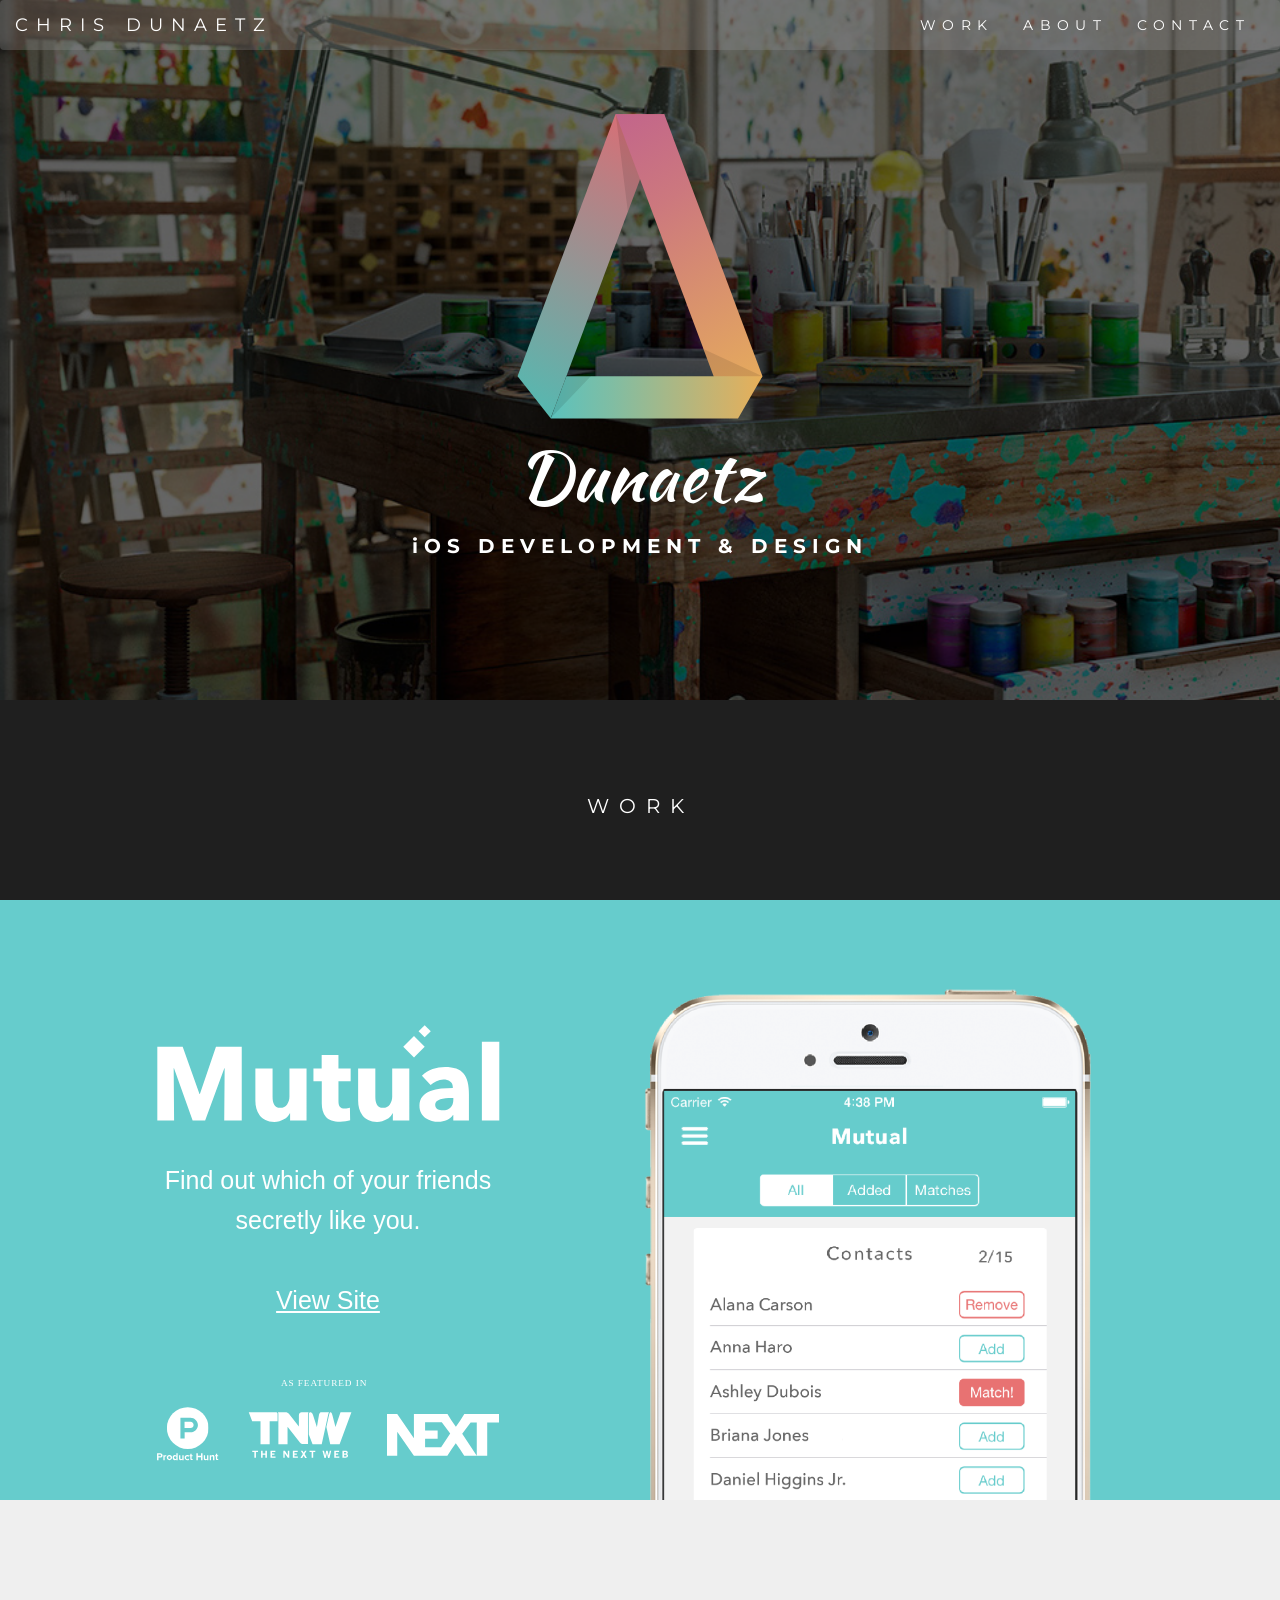
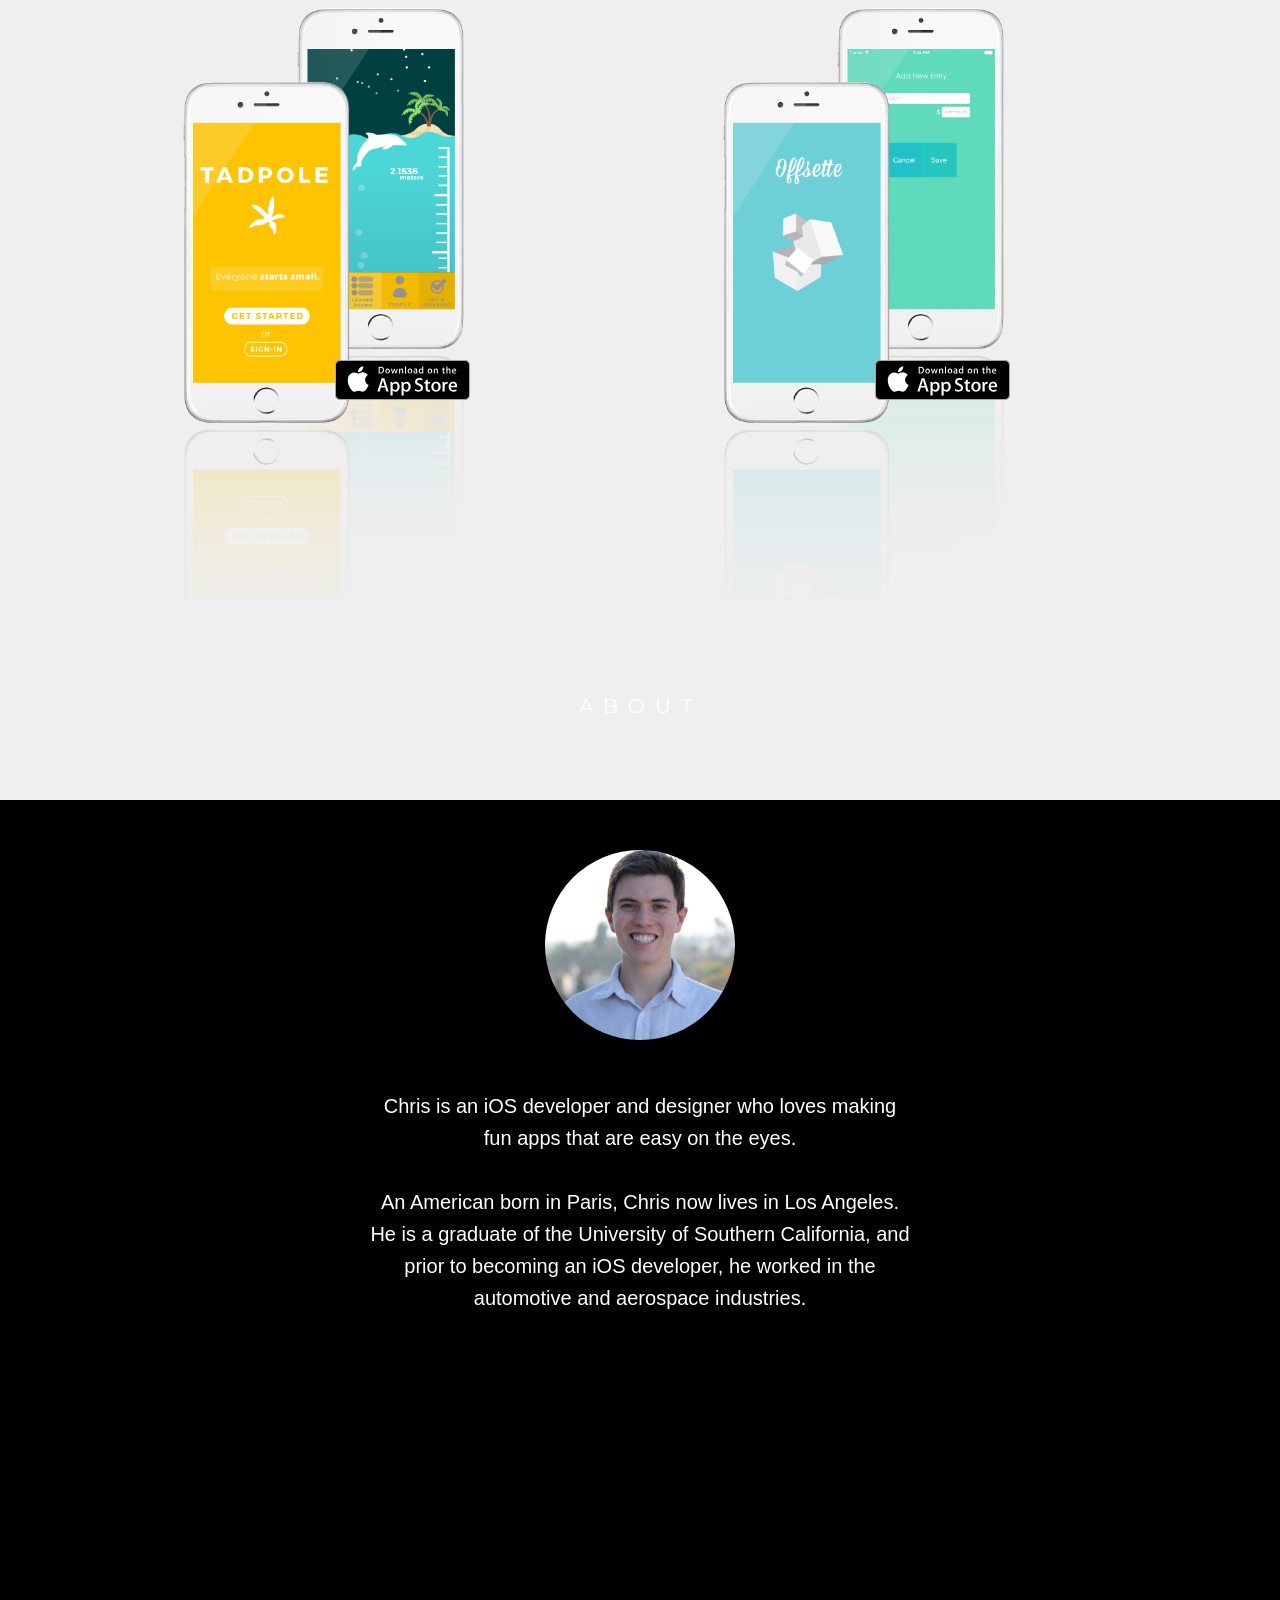
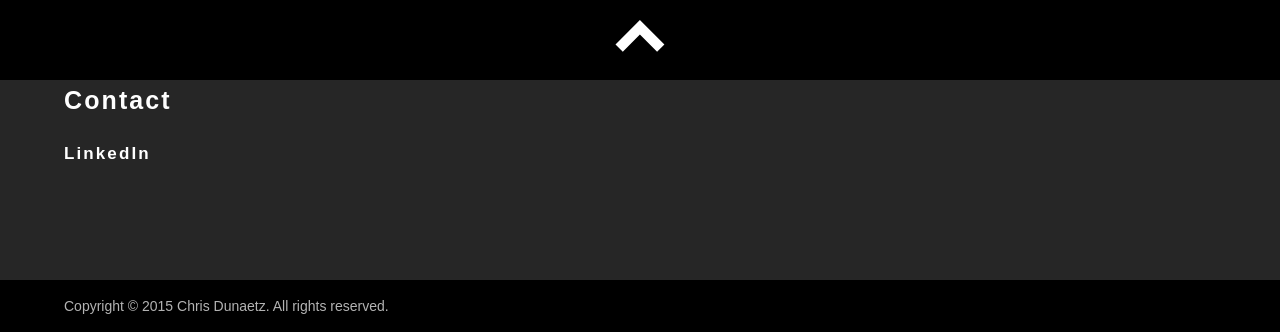
<file: archives/2015/index.html>
<!DOCTYPE html>
<html lang="en">
<head>
  <title>Chris Dunaetz (2015 site, archived)</title>
  <meta name="robots" content="noindex">
  <meta charset="utf-8">
  <meta name="viewport" content="width=device-width, initial-scale=1, maximum-scale=1"> 
  

 <link rel="stylesheet" href="https://maxcdn.bootstrapcdn.com/bootstrap/3.3.4/css/bootstrap.min.css">
 <link rel="stylesheet" href="assets/css/custom-boot.css"/>
 <link rel="stylesheet" href="assets/css/main.css" />
  <link rel="stylesheet" href="assets/css/mutual-page.css" />

  
  <link href='https://fonts.googleapis.com/css?family=Montserrat:400,700' rel='stylesheet' type='text/css'>
  <link href='https://fonts.googleapis.com/css?family=Kaushan+Script' rel='stylesheet' type='text/css'>


</head>
<body>

	<!-- Google Tag Manager -->
<noscript><iframe src="//www.googletagmanager.com/ns.html?id=GTM-W4ZJ3M"
height="0" width="0" style="display:none;visibility:hidden"></iframe></noscript>
<script>(function(w,d,s,l,i){w[l]=w[l]||[];w[l].push({'gtm.start':
new Date().getTime(),event:'gtm.js'});var f=d.getElementsByTagName(s)[0],
j=d.createElement(s),dl=l!='dataLayer'?'&l='+l:'';j.async=true;j.src=
'//www.googletagmanager.com/gtm.js?id='+i+dl;f.parentNode.insertBefore(j,f);
})(window,document,'script','dataLayer','GTM-W4ZJ3M');</script>
<!-- End Google Tag Manager -->



<header id="header">
	
	
	<div class="background1" data-stellar-background-ratio=".5">
	
			<nav class="navbar navbar-default">
		
	  <div class="container-fluid">
	    <!-- Brand and toggle get grouped for better mobile display -->
	    <div class="navbar-header">
	      <button type="button" class="navbar-toggle collapsed" data-toggle="collapse" data-target="#bs-example-navbar-collapse-1">
	        <span class="sr-only">Toggle navigation</span>
	        <span class="icon-bar"></span>
	        <span class="icon-bar"></span>
	        <span class="icon-bar"></span>
	      </button>
	      <a class="navbar-brand" href="#header">CHRIS DUNAETZ</a>
	    </div>
	
	    <!-- Collect the nav links, forms, and other content for toggling -->
	    <div class="collapse navbar-collapse" id="bs-example-navbar-collapse-1">
	
	      <ul class="nav navbar-nav navbar-right purple">
	        <li><a href="#portfolio">WORK</a></li>
	        <li><a href="#about-me">ABOUT</a></li>
	        <li><a href="#contact">CONTACT</a></li>
	
	      </ul>
	    </div><!-- /.navbar-collapse -->
	  </div><!-- /.container-fluid -->
	</nav>
		
		<!--		
		<nav>
			<div class="nav-line1">
				<a href="#header" class="name">Chris Dunaetz</a>
				
				<div class="mini-nav">
					<a href="#portfolio">work</a>
					<a href="#about-me">about</a>
					<a href="#contact">contact</a>
				</div>
			
			</div>
		
		</nav>
		-->
		
		
		<div class="logo-holder">
			<div class="logo"><?xml version="1.0" encoding="utf-8"?>
<!-- Generator: Adobe Illustrator 18.1.1, SVG Export Plug-In . SVG Version: 6.00 Build 0)  -->
<svg version="1.1" id="Layer_1" xmlns="http://www.w3.org/2000/svg" xmlns:xlink="http://www.w3.org/1999/xlink" x="0px" y="0px"
	 viewBox="0 0 700 930" enable-background="new 0 0 700 930" xml:space="preserve">
<g>
	<g>
		<linearGradient id="SVGID_1_" gradientUnits="userSpaceOnUse" x1="-16.2724" y1="823.9" x2="431.8386" y2="47.7489">
			<stop  offset="0" style="stop-color:#56B8B0"/>
			<stop  offset="1" style="stop-color:#E06A72"/>
		</linearGradient>
		<polygon fill="url(#SVGID_1_)" points="418.1,39.8 99.9,891 7.2,773.4 22.8,731.6 281.3,40.1 		"/>
		<linearGradient id="SVGID_2_" gradientUnits="userSpaceOnUse" x1="268.0984" y1="47.8598" x2="716.2095" y2="824.0109">
			<stop  offset="0" style="stop-color:#C2658B"/>
			<stop  offset="0.3103" style="stop-color:#CC787E"/>
			<stop  offset="0.9383" style="stop-color:#E5AA5D"/>
			<stop  offset="1" style="stop-color:#E8AF59"/>
		</linearGradient>
		<polygon fill="url(#SVGID_2_)" points="282,39.8 600.2,891 692.9,773.4 418.1,39.8 		"/>
		<linearGradient id="SVGID_3_" gradientUnits="userSpaceOnUse" x1="99.915" y1="832.5438" x2="692.9335" y2="832.5438">
			<stop  offset="0" style="stop-color:#5BC2BD"/>
			<stop  offset="0.2903" style="stop-color:#80BDA3"/>
			<stop  offset="0.9348" style="stop-color:#DEB060"/>
			<stop  offset="1" style="stop-color:#E8AF59"/>
		</linearGradient>
		<polygon fill="url(#SVGID_3_)" points="692.9,773.4 350.1,773.4 143.9,773.4 99.9,891.7 599.4,891.7 624.5,891.6 		"/>
	</g>
	<polygon opacity="0.1" points="282,40 350.1,222 316,312.9 	"/>
	<polygon opacity="0.1" points="212.7,773 143.9,773 99.9,891.3 	"/>
	<polygon opacity="0.1" points="527.7,697 556.3,773.4 692.9,773.4 	"/>
</g>
</svg>
</div>
			
		</div>
		
		
		<div class="Title">Dunaetz</div>
		<div class="subtitle">iOS DEVELOPMENT & DESIGN</div>
		<!-- -->
	</div>
	

</header>


		<div class="spacer">
			<div class="portfolio-title">work</div>
		</div><!--/spacer-->


	<div class="background-blue" >

		
	<!--
			<div class="titleHolder">
				<div class="title">Mutual</div>
			</div>

			<div class="subtitleHolder">
				<div class="subtitle">Find out which of your friends secretly like you.</div>
			</div>
	-->
			<div class="frontBox">

				<a href="http://www.mutual-app.com" target="_blank">
					<div class="title"><?xml version="1.0" encoding="utf-8"?>
<!-- Generator: Adobe Illustrator 18.1.1, SVG Export Plug-In . SVG Version: 6.00 Build 0)  -->
<svg version="1.1" id="Layer_1" xmlns="http://www.w3.org/2000/svg" xmlns:xlink="http://www.w3.org/1999/xlink" x="0px" y="0px"
	 viewBox="0 0 2000 600" enable-background="new 0 0 2000 600" xml:space="preserve">
<g>
	<g>
		<path fill="#FFFFFF" d="M407,574.3l2.4-298.4h-1.8L298,574.3h-71.5L120,275.9h-1.8l2.4,298.4H24.7V152.6h144.9l96,270.4h2.4
			l91.8-270.4h147.3v421.7H407z"/>
		<path fill="#FFFFFF" d="M783.4,574.3v-41.1h-1.2c-3.6,6.8-8.2,13.1-14,19.1c-5.8,6-12.5,11.1-20.2,15.5
			c-7.7,4.4-16.3,7.9-25.6,10.7c-9.3,2.8-19.2,4.2-29.5,4.2c-19.9,0-36.6-3.6-50.3-10.7c-13.7-7.1-24.8-16.4-33.4-27.7
			c-8.5-11.3-14.7-24.2-18.5-38.7c-3.8-14.5-5.7-29.3-5.7-44.4V277.7h98.3v160.8c0,8.3,0.6,16.3,1.8,23.8c1.2,7.5,3.5,14.3,6.8,20.2
			c3.4,6,7.8,10.6,13.4,14c5.6,3.4,12.9,5.1,22,5.1c17.1,0,30.1-6.3,39-19.1c8.9-12.7,13.4-27.6,13.4-44.7V277.7h97.7v296.6H783.4z"
			/>
		<path fill="#FFFFFF" d="M1059.8,350.3v113.6c0,13.9,2.7,24.4,8,31.4s15,10.5,28.9,10.5c4.8,0,9.8-0.4,15.2-1.2
			c5.4-0.8,9.8-2,13.4-3.6l1.2,71.5c-6.8,2.4-15.3,4.5-25.6,6.3c-10.3,1.8-20.7,2.7-31,2.7c-19.9,0-36.5-2.5-50-7.5
			c-13.5-5-24.3-12.1-32.5-21.5c-8.1-9.4-14-20.5-17.6-33.4c-3.6-12.9-5.4-27.4-5.4-43.3V350.3h-47.6v-72.7h47v-78h95.9v78h69.7
			v72.7H1059.8z"/>
		<path fill="#FFFFFF" d="M1370.6,574.3v-41.1h-1.2c-3.6,6.8-8.2,13.1-14,19.1c-5.8,6-12.5,11.1-20.2,15.5
			c-7.7,4.4-16.3,7.9-25.6,10.7c-9.3,2.8-19.2,4.2-29.5,4.2c-19.9,0-36.6-3.6-50.3-10.7c-13.7-7.1-24.8-16.4-33.4-27.7
			c-8.5-11.3-14.7-24.2-18.5-38.7c-3.8-14.5-5.7-29.3-5.7-44.4V277.7h98.3v160.8c0,8.3,0.6,16.3,1.8,23.8c1.2,7.5,3.5,14.3,6.8,20.2
			c3.4,6,7.8,10.6,13.4,14c5.6,3.4,12.9,5.1,22,5.1c17.1,0,30.1-6.3,39-19.1c8.9-12.7,13.4-27.6,13.4-44.7V277.7h97.7v296.6H1370.6z
			"/>
		<path fill="#FFFFFF" d="M1536.8,318.2c17.5-16.7,37.8-29.2,61-37.5s46.9-12.5,71.2-12.5c25,0,46.2,3.1,63.4,9.2
			c17.3,6.2,31.3,15.7,42,28.6c10.7,12.9,18.6,29.2,23.5,48.8c5,19.7,7.4,43,7.4,70v149.5h-89.3v-31.6h-1.8
			c-7.5,12.3-19,21.8-34.2,28.6c-15.3,6.7-31.9,10.1-49.7,10.1c-11.9,0-24.2-1.6-36.9-4.8c-12.7-3.2-24.3-8.3-34.8-15.5
			c-10.5-7.1-19.2-16.7-25.9-28.6c-6.8-11.9-10.1-26.6-10.1-44.1c0-21.4,5.9-38.7,17.6-51.8c11.7-13.1,26.8-23.2,45.3-30.4
			c18.5-7.1,39-11.9,61.6-14.3c22.6-2.4,44.7-3.6,66.1-3.6v-4.8c0-14.7-5.2-25.5-15.5-32.5c-10.3-6.9-23-10.4-38.1-10.4
			c-13.9,0-27.3,3-40.2,8.9c-12.9,6-23.9,13.1-33.1,21.4L1536.8,318.2z M1716.1,445h-12.5c-10.7,0-21.5,0.5-32.5,1.5
			c-10.9,1-20.6,2.9-29.2,5.7c-8.5,2.8-15.6,6.8-21.1,12.2c-5.6,5.4-8.3,12.4-8.3,21.1c0,5.6,1.3,10.3,3.9,14.3
			c2.6,4,5.9,7.1,9.8,9.5c4,2.4,8.5,4.1,13.7,5.1c5.2,1,10.1,1.5,14.9,1.5c19.8,0,35-5.5,45.6-16.4c10.5-10.9,15.8-25.7,15.8-44.4
			V445z"/>
		<path fill="#FFFFFF" d="M1879.3,574.3V124h99.5v450.3H1879.3z"/>
	</g>
	<g>
		
			<rect x="1448" y="109.5" transform="matrix(0.7071 -0.7071 0.7071 0.7071 328.8158 1099.2266)" fill="#FFFFFF" width="86.5" height="86.5"/>
	</g>
	<g>
		
			<rect x="1527.8" y="39.5" transform="matrix(0.7071 -0.7071 0.7071 0.7071 409.3883 1116.5153)" fill="#FFFFFF" width="49.2" height="49.2"/>
	</g>
</g>
</svg>
</div>
				</a>

				<!--<div class="subtitle">Find out which of your friends secretly like you.</div>-->
				<div class="subtitle mainTitle">Find out which of your friends secretly like you.</div>
				<a href="http://www.mutual-app.com" target="_blank" class="linkToFullSite"> View Site </a>

				<div class="asFeat">
					 <?xml version="1.0" encoding="utf-8"?>
<!-- Generator: Adobe Illustrator 18.1.1, SVG Export Plug-In . SVG Version: 6.00 Build 0)  -->
<svg version="1.1" id="Layer_1" xmlns="http://www.w3.org/2000/svg" xmlns:xlink="http://www.w3.org/1999/xlink" x="0px" y="0px"
	 viewBox="0 0 436.5 109.4" enable-background="new 0 0 436.5 109.4" xml:space="preserve">
<g>
	<defs>
		<filter id="Adobe_OpacityMaskFilter" filterUnits="userSpaceOnUse" x="282.4" y="48.1" width="123" height="45.6">
			<feColorMatrix  type="matrix" values="1 0 0 0 0  0 1 0 0 0  0 0 1 0 0  0 0 0 1 0"/>
		</filter>
	</defs>
	<mask maskUnits="userSpaceOnUse" x="282.4" y="48.1" width="123" height="45.6" id="SVGID_x1_">
		<g filter="url(#Adobe_OpacityMaskFilter)">
			<rect x="266" y="37.9" fill="#FFFFFF" width="162.4" height="64.4"/>
			<polygon points="341.7,84.2 351.6,69.4 342.4,56.9 324.2,56.9 324.2,66 337.9,66 337.9,75.1 324.2,75.1 324.2,84.2 			"/>
		</g>
	</mask>
	<g mask="url(#SVGID_x1_)">
		<g id="Page-1" sketch:type="MSPage">
			<g id="Next-1.0" transform="translate(-594.000000, -70.000000)" sketch:type="MSArtboardGroup">
				<g id="Header" transform="translate(0.000000, 54.000000)" sketch:type="MSLayerGroup">
					<path id="NEXT" sketch:type="MSShapeGroup" fill="#FFFFFF" d="M933.4,109.7h9.1l4.6-7.2l4.6-6.5l4.6,6.5l4.6,7.2h13.7l-15.9-24
						l9.2-12.5h6.7v36.4h11.4V73.2h13.7v-9.1h-31.9h-6.8l-4.6,7.2l-4.6,6.5l-4.6-6.5l-4.6-7.2h-9.1H906v8.4v8.4v9.6l-18.2-26.4
						h-11.4v45.6h11.4V95.3v-12l18.2,26.4h5.7H933.4z M934.9,100.6l9.9-14.9l-9.2-12.5h-18.1v9.1h13.7v9.1h-13.7v9.1H934.9z"/>
				</g>
			</g>
		</g>
	</g>
	<g>
		<defs>
			<filter id="Adobe_OpacityMaskFilter_1_" filterUnits="userSpaceOnUse" x="42.4" y="40.6" width="45.6" height="45.6">
				<feColorMatrix  type="matrix" values="1 0 0 0 0  0 1 0 0 0  0 0 1 0 0  0 0 0 1 0"/>
			</filter>
		</defs>
		<mask maskUnits="userSpaceOnUse" x="42.4" y="40.6" width="45.6" height="45.6" id="SVGID_x2_">
			<g filter="url(#Adobe_OpacityMaskFilter_1_)">
				<rect x="40.8" y="38.4" fill="#FFFFFF" width="47.8" height="50"/>
				<path d="M68.2,52L68.2,52h-11v22.8h4.6V68h6.5v0c4.4,0,8-3.6,8-8C76.2,55.6,72.6,52,68.2,52z M68.2,63.4L68.2,63.4l-6.5,0v-6.8
					h6.5v0c1.9,0,3.4,1.5,3.4,3.4C71.6,61.9,70.1,63.4,68.2,63.4z"/>
			</g>
		</mask>
		<g mask="url(#SVGID_x2_)">
			<circle fill="#FFFFFF" cx="65.2" cy="63.4" r="22.8"/>
		</g>
		<g>
			<path fill="#FFFFFF" d="M31.7,98.4v-7.6h3.5c1.6,0,2.5,1.1,2.5,2.4c0,1.3-0.9,2.4-2.5,2.4h-1.9v2.8H31.7z M36,93.2
				c0-0.6-0.5-1-1.1-1h-1.7v2h1.7C35.6,94.2,36,93.8,36,93.2z"/>
			<path fill="#FFFFFF" d="M38.6,98.4v-5.5h1.4v0.7c0.4-0.5,1.1-0.9,1.7-0.9v1.4c-0.1,0-0.2,0-0.4,0c-0.5,0-1.1,0.3-1.3,0.6v3.7
				H38.6z"/>
			<path fill="#FFFFFF" d="M42.3,95.6c0-1.5,1.1-2.8,2.9-2.8c1.8,0,2.9,1.3,2.9,2.8c0,1.5-1.1,2.8-2.9,2.8
				C43.4,98.4,42.3,97.1,42.3,95.6z M46.6,95.6c0-0.8-0.5-1.6-1.4-1.6c-0.9,0-1.4,0.7-1.4,1.6c0,0.9,0.5,1.6,1.4,1.6
				C46.1,97.1,46.6,96.4,46.6,95.6z"/>
			<path fill="#FFFFFF" d="M52.8,98.4v-0.8c-0.4,0.5-1,0.8-1.7,0.8c-1.4,0-2.4-1-2.4-2.8c0-1.8,1-2.8,2.4-2.8c0.6,0,1.2,0.3,1.7,0.8
				v-2.8h1.4v7.6H52.8z M52.8,96.5v-1.9c-0.2-0.4-0.7-0.6-1.2-0.6c-0.8,0-1.4,0.6-1.4,1.6c0,0.9,0.6,1.6,1.4,1.6
				C52.1,97.1,52.6,96.9,52.8,96.5z"/>
			<path fill="#FFFFFF" d="M59.3,98.4v-0.8c-0.4,0.4-1,0.8-1.9,0.8c-1.2,0-1.7-0.6-1.7-1.7v-3.8h1.4v3.3c0,0.7,0.4,1,1,1
				c0.5,0,1-0.3,1.2-0.6v-3.7h1.4v5.5H59.3z"/>
			<path fill="#FFFFFF" d="M61.8,95.6c0-1.7,1.2-2.8,2.9-2.8c1.1,0,1.8,0.5,2.1,1l-0.9,0.9c-0.3-0.4-0.6-0.6-1.1-0.6
				c-0.9,0-1.5,0.6-1.5,1.6c0,0.9,0.6,1.6,1.5,1.6c0.5,0,0.9-0.2,1.1-0.6l0.9,0.9c-0.4,0.5-1,1-2.1,1C63,98.4,61.8,97.2,61.8,95.6z"
				/>
			<path fill="#FFFFFF" d="M68,96.9v-2.8h-0.9v-1.2H68v-1.5h1.4v1.5h1.1v1.2h-1.1v2.4c0,0.3,0.2,0.6,0.5,0.6c0.2,0,0.4-0.1,0.5-0.2
				l0.3,1.1c-0.2,0.2-0.6,0.3-1.2,0.3C68.6,98.4,68,97.9,68,96.9z"/>
			<path fill="#FFFFFF" d="M79.7,98.4v-3.3h-3.5v3.3h-1.6v-7.6h1.6v2.9h3.5v-2.9h1.6v7.6H79.7z"/>
			<path fill="#FFFFFF" d="M86.3,98.4v-0.8c-0.4,0.4-1,0.8-1.9,0.8c-1.2,0-1.7-0.6-1.7-1.7v-3.8h1.4v3.3c0,0.7,0.4,1,1,1
				c0.5,0,1-0.3,1.2-0.6v-3.7h1.4v5.5H86.3z"/>
			<path fill="#FFFFFF" d="M92.8,98.4V95c0-0.7-0.4-1-1-1c-0.6,0-1,0.3-1.2,0.6v3.8h-1.4v-5.5h1.4v0.7c0.3-0.4,1-0.8,1.9-0.8
				c1.2,0,1.8,0.7,1.8,1.7v4H92.8z"/>
			<path fill="#FFFFFF" d="M95.9,96.9v-2.8h-0.9v-1.2h0.9v-1.5h1.4v1.5h1.1v1.2h-1.1v2.4c0,0.3,0.2,0.6,0.5,0.6
				c0.2,0,0.4-0.1,0.5-0.2l0.3,1.1c-0.2,0.2-0.6,0.3-1.2,0.3C96.5,98.4,95.9,97.9,95.9,96.9z"/>
		</g>
	</g>
	
		<text transform="matrix(1 0 0 1 166.8249 17.7635)" fill="#FFFFFF" font-family="'AvenirNext-Bold'" font-size="10.1317" letter-spacing="1">AS FEATURED IN</text>
	<g id="Page-1_1_" sketch:type="MSPage">
		<g id="tnw-logo-mono" sketch:type="MSLayerGroup">
			<path id="Shape" sketch:type="MSShapeGroup" fill="#FFFFFF" d="M231.9,46l-5.5,16.2L223,49c-0.7-2.7-1.5-3-2.1-3
				c-0.6,0-1.1,1.4-1.3,2.2l-3.1,14.1l4.2,18.6h10.2L243.8,46H231.9L231.9,46z"/>
			<path id="Shape_1_" sketch:type="MSShapeGroup" fill="#FFFFFF" d="M162.5,46.3c-0.4-0.2-0.7-0.3-0.7-0.3h-30l3.7,10h9.1v24.9h10
				V56h8.6v-8C163.2,47.2,163,46.6,162.5,46.3L162.5,46.3z"/>
			<path id="Shape_2_" sketch:type="MSShapeGroup" fill="#FFFFFF" d="M186.5,49v12.6L175.8,48c-1-1.3-2.5-2-3.9-2l-8.3,0
				c0.3,0.4,0.5,1.1,0.5,2v1v31.9h10v-19L187.6,79c1,1.2,2.5,1.9,3.9,1.8l0,0l4.9,0V48c0-0.8,0.4-1.5,0.7-2h-7.6
				C187.9,46,186.5,47.3,186.5,49L186.5,49z"/>
			<path id="Shape_3_" sketch:type="MSShapeGroup" fill="#FFFFFF" d="M219.4,46l-8,0c-0.7,0-2.5,0-3,3l-2.3,13.4l0-0.2L201.9,49
				c-0.9-2.8-2.2-3-3-3c-0.9,0-1.6,0.8-1.6,2v22.4l4.1,10.5h10l7.2-32.9C218.8,47.1,219.1,46.4,219.4,46L219.4,46z"/>
			<g id="Group" transform="translate(15.000000, 169.000000)" sketch:type="MSShapeGroup">
				<path id="Shape_4_" fill="#FFFFFF" d="M122.9-73.2v-6.3h-2.3v-1.4h6.3v1.4h-2.3v6.3H122.9L122.9-73.2z"/>
				<path id="Shape_5_" fill="#FFFFFF" d="M130.2-73.2v-7.7h1.7v3h3v-3h1.7v7.7h-1.7v-3.3h-3v3.3H130.2L130.2-73.2z"/>
				<path id="Shape_6_" fill="#FFFFFF" d="M140.5-73.2v-7.7h5.3v1.4h-3.6v1.7h2.6v1.3h-2.6v1.9h3.8v1.4L140.5-73.2L140.5-73.2z"/>
				<path id="Shape_7_" fill="#FFFFFF" d="M154.5-73.2v-7.7h1.7l3.2,4.9h0v-4.9h1.6v7.7h-1.6l-3.4-5h0v5H154.5L154.5-73.2z"/>
				<path id="Shape_8_" fill="#FFFFFF" d="M164.9-73.2v-7.7h5.3v1.4h-3.6v1.7h2.6v1.3h-2.6v1.9h3.8v1.4L164.9-73.2L164.9-73.2z"/>
				<path id="Shape_9_" fill="#FFFFFF" d="M173.3-73.2l2.5-4.1l-2.3-3.6h1.9l1.4,2.3l1.3-2.3h1.8l-2.2,3.7l2.5,4.1h-1.9l-1.6-2.7
					l-1.6,2.7H173.3L173.3-73.2z"/>
				<path id="Shape_10_" fill="#FFFFFF" d="M185.4-73.2v-6.3h-2.3v-1.4h6.3v1.4h-2.3v6.3H185.4L185.4-73.2z"/>
				<path id="Shape_11_" fill="#FFFFFF" d="M199.3-73.2l-2.1-7.7h1.7l0.8,3.5c0.2,0.7,0.3,1.3,0.4,1.7h0c0.1-0.4,0.2-1,0.4-1.7
					l0.8-3.5h1.6l0.8,3.6c0.2,0.9,0.3,1.4,0.4,1.7h0c0-0.3,0.2-0.8,0.3-1.6l0.8-3.6h1.6l-2,7.7h-1.5l-1.2-5.4h0l-1.3,5.4H199.3
					L199.3-73.2z"/>
				<path id="Shape_12_" fill="#FFFFFF" d="M210.1-73.2v-7.7h5.3v1.4h-3.6v1.7h2.6v1.3h-2.6v1.9h3.8v1.4L210.1-73.2L210.1-73.2z"/>
				<path id="Shape_13_" fill="#FFFFFF" d="M219-73.2v-7.7h3.1c1.8,0,2.8,0.6,2.8,1.9c0,0.5-0.1,0.9-0.4,1.2
					c-0.3,0.3-0.6,0.5-1.1,0.6v0c1.1,0.2,1.7,0.8,1.7,1.9c0,0.7-0.3,1.3-0.8,1.6c-0.5,0.3-1.2,0.5-2,0.5L219-73.2L219-73.2z
					 M220.7-77.8h1.3c0.9,0,1.3-0.3,1.3-0.9c0-0.6-0.4-0.9-1.3-0.9h-1.3V-77.8L220.7-77.8z M220.7-74.5h1.4c0.9,0,1.4-0.3,1.4-1
					c0-0.7-0.5-1-1.4-1h-1.3V-74.5L220.7-74.5z"/>
			</g>
		</g>
	</g>
</g>
</svg>
 
				</div>

			</div>

			<a href="http://www.mutual-app.com" target="_blank">
				<div class="screen1"></div>
			</a>
			
	</div>

<div class="portfolio-section" id="portfolio">

	<div class="background-portfolio" data-stellar-background-ratio=".5">
	
		
		
		<div class="main-body">
		
			<div class="row">
			
				<div class="tadpole-casing col-sm-3">
					<a href="https://itunes.apple.com/us/app/tadpole-fitness-tracker/id976891612?mt=8"class="app-store-logo" target="_blank"><?xml version="1.0" encoding="utf-8"?>
<!-- Generator: Adobe Illustrator 18.0.0, SVG Export Plug-In . SVG Version: 6.00 Build 0)  -->
<!DOCTYPE svg PUBLIC "-//W3C//DTD SVG 1.1//EN" "http://www.w3.org/Graphics/SVG/1.1/DTD/svg11.dtd">
<svg version="1.1" id="US_UK_Download_on_the" xmlns="http://www.w3.org/2000/svg" xmlns:xlink="http://www.w3.org/1999/xlink"
	 x="0px" y="0px" width="135px" height="40px" viewBox="0 0 135 40" enable-background="new 0 0 135 40" xml:space="preserve">
<path fill="#A6A6A6" d="M130.197,40H4.729C2.122,40,0,37.872,0,35.267V4.726C0,2.12,2.122,0,4.729,0h125.468
	C132.803,0,135,2.12,135,4.726v30.541C135,37.872,132.803,40,130.197,40L130.197,40z"/>
<path d="M130,39H5c-2.209,0-4-1.791-4-4V5c0-2.209,1.791-4,4-4h125c2.209,0,4,1.791,4,4v30C134,37.209,132.209,39,130,39z"/>
<g>
	<g>
		<path fill="#FFFFFF" d="M30.128,19.784c-0.029-3.223,2.639-4.791,2.761-4.864c-1.511-2.203-3.853-2.504-4.676-2.528
			c-1.967-0.207-3.875,1.177-4.877,1.177c-1.022,0-2.565-1.157-4.228-1.123c-2.14,0.033-4.142,1.272-5.24,3.196
			c-2.266,3.923-0.576,9.688,1.595,12.859c1.086,1.553,2.355,3.287,4.016,3.226c1.625-0.067,2.232-1.036,4.193-1.036
			c1.943,0,2.513,1.036,4.207,0.997c1.744-0.028,2.842-1.56,3.89-3.127c1.255-1.78,1.759-3.533,1.779-3.623
			C33.507,24.924,30.161,23.647,30.128,19.784z"/>
		<path fill="#FFFFFF" d="M26.928,10.306c0.874-1.093,1.472-2.58,1.306-4.089c-1.265,0.056-2.847,0.875-3.758,1.944
			c-0.806,0.942-1.526,2.486-1.34,3.938C24.557,12.205,26.016,11.382,26.928,10.306z"/>
	</g>
</g>
<g>
	<path fill="#FFFFFF" d="M53.645,31.504h-2.271l-1.244-3.909h-4.324l-1.185,3.909H42.41l4.284-13.308h2.646L53.645,31.504z
		 M49.755,25.955L48.63,22.48c-0.119-0.355-0.342-1.191-0.671-2.507h-0.04c-0.131,0.566-0.342,1.402-0.632,2.507l-1.105,3.475
		H49.755z"/>
	<path fill="#FFFFFF" d="M64.662,26.588c0,1.632-0.441,2.922-1.323,3.869c-0.79,0.843-1.771,1.264-2.942,1.264
		c-1.264,0-2.172-0.454-2.725-1.362h-0.04v5.055H55.5V25.067c0-1.026-0.027-2.079-0.079-3.159h1.875l0.119,1.521h0.04
		c0.711-1.146,1.79-1.718,3.238-1.718c1.132,0,2.077,0.447,2.833,1.342C64.284,23.949,64.662,25.127,64.662,26.588z M62.49,26.666
		c0-0.934-0.21-1.704-0.632-2.31c-0.461-0.632-1.08-0.948-1.856-0.948c-0.526,0-1.004,0.176-1.431,0.523
		c-0.428,0.35-0.708,0.807-0.839,1.373c-0.066,0.264-0.099,0.48-0.099,0.65v1.6c0,0.698,0.214,1.287,0.642,1.768
		s0.984,0.721,1.668,0.721c0.803,0,1.428-0.31,1.875-0.928C62.266,28.496,62.49,27.68,62.49,26.666z"/>
	<path fill="#FFFFFF" d="M75.699,26.588c0,1.632-0.441,2.922-1.324,3.869c-0.789,0.843-1.77,1.264-2.941,1.264
		c-1.264,0-2.172-0.454-2.724-1.362h-0.04v5.055h-2.132V25.067c0-1.026-0.027-2.079-0.079-3.159h1.875l0.119,1.521h0.04
		c0.71-1.146,1.789-1.718,3.238-1.718c1.131,0,2.076,0.447,2.834,1.342C75.32,23.949,75.699,25.127,75.699,26.588z M73.527,26.666
		c0-0.934-0.211-1.704-0.633-2.31c-0.461-0.632-1.078-0.948-1.855-0.948c-0.527,0-1.004,0.176-1.432,0.523
		c-0.428,0.35-0.707,0.807-0.838,1.373c-0.065,0.264-0.099,0.48-0.099,0.65v1.6c0,0.698,0.214,1.287,0.64,1.768
		c0.428,0.48,0.984,0.721,1.67,0.721c0.803,0,1.428-0.31,1.875-0.928C73.303,28.496,73.527,27.68,73.527,26.666z"/>
	<path fill="#FFFFFF" d="M88.039,27.772c0,1.132-0.393,2.053-1.182,2.764c-0.867,0.777-2.074,1.165-3.625,1.165
		c-1.432,0-2.58-0.276-3.449-0.829l0.494-1.777c0.936,0.566,1.963,0.85,3.082,0.85c0.803,0,1.428-0.182,1.877-0.544
		c0.447-0.362,0.67-0.848,0.67-1.454c0-0.54-0.184-0.995-0.553-1.364c-0.367-0.369-0.98-0.712-1.836-1.029
		c-2.33-0.869-3.494-2.142-3.494-3.816c0-1.094,0.408-1.991,1.225-2.689c0.814-0.699,1.9-1.048,3.258-1.048
		c1.211,0,2.217,0.211,3.02,0.632l-0.533,1.738c-0.75-0.408-1.598-0.612-2.547-0.612c-0.75,0-1.336,0.185-1.756,0.553
		c-0.355,0.329-0.533,0.73-0.533,1.205c0,0.526,0.203,0.961,0.611,1.303c0.355,0.316,1,0.658,1.936,1.027
		c1.145,0.461,1.986,1,2.527,1.618C87.77,26.081,88.039,26.852,88.039,27.772z"/>
	<path fill="#FFFFFF" d="M95.088,23.508h-2.35v4.659c0,1.185,0.414,1.777,1.244,1.777c0.381,0,0.697-0.033,0.947-0.099l0.059,1.619
		c-0.42,0.157-0.973,0.236-1.658,0.236c-0.842,0-1.5-0.257-1.975-0.77c-0.473-0.514-0.711-1.376-0.711-2.587v-4.837h-1.4v-1.6h1.4
		v-1.757l2.094-0.632v2.389h2.35C95.088,21.906,95.088,23.508,95.088,23.508z"/>
	<path fill="#FFFFFF" d="M105.691,26.627c0,1.475-0.422,2.686-1.264,3.633c-0.883,0.975-2.055,1.461-3.516,1.461
		c-1.408,0-2.529-0.467-3.365-1.401s-1.254-2.113-1.254-3.534c0-1.487,0.43-2.705,1.293-3.652c0.861-0.948,2.023-1.422,3.484-1.422
		c1.408,0,2.541,0.467,3.396,1.402C105.283,24.021,105.691,25.192,105.691,26.627z M103.479,26.696c0-0.885-0.189-1.644-0.572-2.277
		c-0.447-0.766-1.086-1.148-1.914-1.148c-0.857,0-1.508,0.383-1.955,1.148c-0.383,0.634-0.572,1.405-0.572,2.317
		c0,0.885,0.189,1.644,0.572,2.276c0.461,0.766,1.105,1.148,1.936,1.148c0.814,0,1.453-0.39,1.914-1.168
		C103.281,28.347,103.479,27.58,103.479,26.696z"/>
	<path fill="#FFFFFF" d="M112.621,23.783c-0.211-0.039-0.436-0.059-0.672-0.059c-0.75,0-1.33,0.283-1.738,0.85
		c-0.355,0.5-0.533,1.132-0.533,1.895v5.035h-2.131l0.02-6.574c0-1.106-0.027-2.113-0.08-3.021h1.857l0.078,1.836h0.059
		c0.225-0.631,0.58-1.139,1.066-1.52c0.475-0.343,0.988-0.514,1.541-0.514c0.197,0,0.375,0.014,0.533,0.039
		C112.621,21.75,112.621,23.783,112.621,23.783z"/>
	<path fill="#FFFFFF" d="M122.156,26.252c0,0.382-0.025,0.704-0.078,0.967h-6.396c0.025,0.948,0.334,1.673,0.928,2.173
		c0.539,0.447,1.236,0.671,2.092,0.671c0.947,0,1.811-0.151,2.588-0.454l0.334,1.48c-0.908,0.396-1.98,0.593-3.217,0.593
		c-1.488,0-2.656-0.438-3.506-1.313c-0.848-0.875-1.273-2.05-1.273-3.524c0-1.447,0.395-2.652,1.186-3.613
		c0.828-1.026,1.947-1.539,3.355-1.539c1.383,0,2.43,0.513,3.141,1.539C121.873,24.047,122.156,25.055,122.156,26.252z
		 M120.123,25.699c0.014-0.632-0.125-1.178-0.414-1.639c-0.369-0.593-0.936-0.889-1.699-0.889c-0.697,0-1.264,0.289-1.697,0.869
		c-0.355,0.461-0.566,1.014-0.631,1.658h4.441V25.699z"/>
</g>
<g>
	<g>
		<path fill="#FFFFFF" d="M49.05,10.009c0,1.177-0.353,2.063-1.058,2.658c-0.653,0.549-1.581,0.824-2.783,0.824
			c-0.596,0-1.106-0.026-1.533-0.078V6.982c0.557-0.09,1.157-0.136,1.805-0.136c1.145,0,2.008,0.249,2.59,0.747
			C48.723,8.156,49.05,8.961,49.05,10.009z M47.945,10.038c0-0.763-0.202-1.348-0.606-1.756c-0.404-0.407-0.994-0.611-1.771-0.611
			c-0.33,0-0.611,0.022-0.844,0.068v4.889c0.129,0.02,0.365,0.029,0.708,0.029c0.802,0,1.421-0.223,1.857-0.669
			S47.945,10.892,47.945,10.038z"/>
		<path fill="#FFFFFF" d="M54.909,11.037c0,0.725-0.207,1.319-0.621,1.785c-0.434,0.479-1.009,0.718-1.727,0.718
			c-0.692,0-1.243-0.229-1.654-0.689c-0.41-0.459-0.615-1.038-0.615-1.736c0-0.73,0.211-1.329,0.635-1.794s0.994-0.698,1.712-0.698
			c0.692,0,1.248,0.229,1.669,0.688C54.708,9.757,54.909,10.333,54.909,11.037z M53.822,11.071c0-0.435-0.094-0.808-0.281-1.119
			c-0.22-0.376-0.533-0.564-0.94-0.564c-0.421,0-0.741,0.188-0.961,0.564c-0.188,0.311-0.281,0.69-0.281,1.138
			c0,0.435,0.094,0.808,0.281,1.119c0.227,0.376,0.543,0.564,0.951,0.564c0.4,0,0.714-0.191,0.94-0.574
			C53.725,11.882,53.822,11.506,53.822,11.071z"/>
		<path fill="#FFFFFF" d="M62.765,8.719l-1.475,4.714h-0.96l-0.611-2.047c-0.155-0.511-0.281-1.019-0.379-1.523h-0.019
			c-0.091,0.518-0.217,1.025-0.379,1.523l-0.649,2.047h-0.971l-1.387-4.714h1.077l0.533,2.241c0.129,0.53,0.235,1.035,0.32,1.513
			h0.019c0.078-0.394,0.207-0.896,0.389-1.503l0.669-2.25h0.854l0.641,2.202c0.155,0.537,0.281,1.054,0.378,1.552h0.029
			c0.071-0.485,0.178-1.002,0.32-1.552l0.572-2.202L62.765,8.719L62.765,8.719z"/>
		<path fill="#FFFFFF" d="M68.198,13.433H67.15v-2.7c0-0.832-0.316-1.248-0.95-1.248c-0.311,0-0.562,0.114-0.757,0.343
			c-0.193,0.229-0.291,0.499-0.291,0.808v2.796h-1.048v-3.366c0-0.414-0.013-0.863-0.038-1.349h0.921l0.049,0.737h0.029
			c0.122-0.229,0.304-0.418,0.543-0.569c0.284-0.176,0.602-0.265,0.95-0.265c0.44,0,0.806,0.142,1.097,0.427
			c0.362,0.349,0.543,0.87,0.543,1.562V13.433z"/>
		<path fill="#FFFFFF" d="M71.088,13.433h-1.047V6.556h1.047V13.433z"/>
		<path fill="#FFFFFF" d="M77.258,11.037c0,0.725-0.207,1.319-0.621,1.785c-0.434,0.479-1.01,0.718-1.727,0.718
			c-0.693,0-1.244-0.229-1.654-0.689c-0.41-0.459-0.615-1.038-0.615-1.736c0-0.73,0.211-1.329,0.635-1.794s0.994-0.698,1.711-0.698
			c0.693,0,1.248,0.229,1.67,0.688C77.057,9.757,77.258,10.333,77.258,11.037z M76.17,11.071c0-0.435-0.094-0.808-0.281-1.119
			c-0.219-0.376-0.533-0.564-0.939-0.564c-0.422,0-0.742,0.188-0.961,0.564c-0.188,0.311-0.281,0.69-0.281,1.138
			c0,0.435,0.094,0.808,0.281,1.119c0.227,0.376,0.543,0.564,0.951,0.564c0.4,0,0.713-0.191,0.939-0.574
			C76.074,11.882,76.17,11.506,76.17,11.071z"/>
		<path fill="#FFFFFF" d="M82.33,13.433h-0.941l-0.078-0.543h-0.029c-0.322,0.433-0.781,0.65-1.377,0.65
			c-0.445,0-0.805-0.143-1.076-0.427c-0.246-0.258-0.369-0.579-0.369-0.96c0-0.576,0.24-1.015,0.723-1.319
			c0.482-0.304,1.16-0.453,2.033-0.446V10.3c0-0.621-0.326-0.931-0.979-0.931c-0.465,0-0.875,0.117-1.229,0.349L78.795,9.03
			c0.438-0.271,0.979-0.407,1.617-0.407c1.232,0,1.85,0.65,1.85,1.95v1.736C82.262,12.78,82.285,13.155,82.33,13.433z
			 M81.242,11.813v-0.727c-1.156-0.02-1.734,0.297-1.734,0.95c0,0.246,0.066,0.43,0.201,0.553c0.135,0.123,0.307,0.184,0.512,0.184
			c0.23,0,0.445-0.073,0.641-0.218c0.197-0.146,0.318-0.331,0.363-0.558C81.236,11.946,81.242,11.884,81.242,11.813z"/>
		<path fill="#FFFFFF" d="M88.285,13.433h-0.93l-0.049-0.757h-0.029c-0.297,0.576-0.803,0.864-1.514,0.864
			c-0.568,0-1.041-0.223-1.416-0.669s-0.562-1.025-0.562-1.736c0-0.763,0.203-1.381,0.611-1.853c0.395-0.44,0.879-0.66,1.455-0.66
			c0.633,0,1.076,0.213,1.328,0.64h0.02V6.556h1.049v5.607C88.248,12.622,88.26,13.045,88.285,13.433z M87.199,11.445v-0.786
			c0-0.136-0.01-0.246-0.029-0.33c-0.059-0.252-0.186-0.464-0.379-0.635c-0.195-0.171-0.43-0.257-0.701-0.257
			c-0.391,0-0.697,0.155-0.922,0.466c-0.223,0.311-0.336,0.708-0.336,1.193c0,0.466,0.107,0.844,0.322,1.135
			c0.227,0.31,0.533,0.465,0.916,0.465c0.344,0,0.619-0.129,0.828-0.388C87.1,12.069,87.199,11.781,87.199,11.445z"/>
		<path fill="#FFFFFF" d="M97.248,11.037c0,0.725-0.207,1.319-0.621,1.785c-0.434,0.479-1.008,0.718-1.727,0.718
			c-0.691,0-1.242-0.229-1.654-0.689c-0.41-0.459-0.615-1.038-0.615-1.736c0-0.73,0.211-1.329,0.635-1.794s0.994-0.698,1.713-0.698
			c0.691,0,1.248,0.229,1.668,0.688C97.047,9.757,97.248,10.333,97.248,11.037z M96.162,11.071c0-0.435-0.094-0.808-0.281-1.119
			c-0.221-0.376-0.533-0.564-0.941-0.564c-0.42,0-0.74,0.188-0.961,0.564c-0.188,0.311-0.281,0.69-0.281,1.138
			c0,0.435,0.094,0.808,0.281,1.119c0.227,0.376,0.543,0.564,0.951,0.564c0.4,0,0.715-0.191,0.941-0.574
			C96.064,11.882,96.162,11.506,96.162,11.071z"/>
		<path fill="#FFFFFF" d="M102.883,13.433h-1.047v-2.7c0-0.832-0.316-1.248-0.951-1.248c-0.311,0-0.562,0.114-0.756,0.343
			s-0.291,0.499-0.291,0.808v2.796h-1.049v-3.366c0-0.414-0.012-0.863-0.037-1.349h0.92l0.049,0.737h0.029
			c0.123-0.229,0.305-0.418,0.543-0.569c0.285-0.176,0.602-0.265,0.951-0.265c0.439,0,0.805,0.142,1.096,0.427
			c0.363,0.349,0.543,0.87,0.543,1.562V13.433z"/>
		<path fill="#FFFFFF" d="M109.936,9.504h-1.154v2.29c0,0.582,0.205,0.873,0.611,0.873c0.188,0,0.344-0.016,0.467-0.049l0.027,0.795
			c-0.207,0.078-0.479,0.117-0.814,0.117c-0.414,0-0.736-0.126-0.969-0.378c-0.234-0.252-0.35-0.676-0.35-1.271V9.504h-0.689V8.719
			h0.689V7.855l1.027-0.31v1.173h1.154L109.936,9.504L109.936,9.504z"/>
		<path fill="#FFFFFF" d="M115.484,13.433h-1.049v-2.68c0-0.845-0.316-1.268-0.949-1.268c-0.486,0-0.818,0.245-1,0.735
			c-0.031,0.103-0.049,0.229-0.049,0.377v2.835h-1.047V6.556h1.047v2.841h0.02c0.33-0.517,0.803-0.775,1.416-0.775
			c0.434,0,0.793,0.142,1.078,0.427c0.355,0.355,0.533,0.883,0.533,1.581C115.484,10.63,115.484,13.433,115.484,13.433z"/>
		<path fill="#FFFFFF" d="M121.207,10.853c0,0.188-0.014,0.346-0.039,0.475h-3.143c0.014,0.466,0.164,0.821,0.455,1.067
			c0.266,0.22,0.609,0.33,1.029,0.33c0.465,0,0.889-0.074,1.271-0.223l0.164,0.728c-0.447,0.194-0.973,0.291-1.582,0.291
			c-0.73,0-1.305-0.215-1.721-0.645c-0.418-0.43-0.625-1.007-0.625-1.731c0-0.711,0.193-1.303,0.582-1.775
			c0.406-0.504,0.955-0.756,1.648-0.756c0.678,0,1.193,0.252,1.541,0.756C121.068,9.77,121.207,10.265,121.207,10.853z
			 M120.207,10.582c0.008-0.311-0.061-0.579-0.203-0.805c-0.182-0.291-0.459-0.437-0.834-0.437c-0.342,0-0.621,0.142-0.834,0.427
			c-0.174,0.227-0.277,0.498-0.311,0.815C118.025,10.582,120.207,10.582,120.207,10.582z"/>
	</g>
</g>
</svg>
</a>
					<div class="tadpole-pic"></div>
					
				</div>
				
				<div class="wazza-space col-sm-3"></div>
				
				<div class="offsette-casing col-sm-3">
					<a href="https://itunes.apple.com/us/app/offsette/id964987577?mt=8"class="app-store-logo" target="_blank"><?xml version="1.0" encoding="utf-8"?>
<!-- Generator: Adobe Illustrator 18.0.0, SVG Export Plug-In . SVG Version: 6.00 Build 0)  -->
<!DOCTYPE svg PUBLIC "-//W3C//DTD SVG 1.1//EN" "http://www.w3.org/Graphics/SVG/1.1/DTD/svg11.dtd">
<svg version="1.1" id="US_UK_Download_on_the" xmlns="http://www.w3.org/2000/svg" xmlns:xlink="http://www.w3.org/1999/xlink"
	 x="0px" y="0px" width="135px" height="40px" viewBox="0 0 135 40" enable-background="new 0 0 135 40" xml:space="preserve">
<path fill="#A6A6A6" d="M130.197,40H4.729C2.122,40,0,37.872,0,35.267V4.726C0,2.12,2.122,0,4.729,0h125.468
	C132.803,0,135,2.12,135,4.726v30.541C135,37.872,132.803,40,130.197,40L130.197,40z"/>
<path d="M130,39H5c-2.209,0-4-1.791-4-4V5c0-2.209,1.791-4,4-4h125c2.209,0,4,1.791,4,4v30C134,37.209,132.209,39,130,39z"/>
<g>
	<g>
		<path fill="#FFFFFF" d="M30.128,19.784c-0.029-3.223,2.639-4.791,2.761-4.864c-1.511-2.203-3.853-2.504-4.676-2.528
			c-1.967-0.207-3.875,1.177-4.877,1.177c-1.022,0-2.565-1.157-4.228-1.123c-2.14,0.033-4.142,1.272-5.24,3.196
			c-2.266,3.923-0.576,9.688,1.595,12.859c1.086,1.553,2.355,3.287,4.016,3.226c1.625-0.067,2.232-1.036,4.193-1.036
			c1.943,0,2.513,1.036,4.207,0.997c1.744-0.028,2.842-1.56,3.89-3.127c1.255-1.78,1.759-3.533,1.779-3.623
			C33.507,24.924,30.161,23.647,30.128,19.784z"/>
		<path fill="#FFFFFF" d="M26.928,10.306c0.874-1.093,1.472-2.58,1.306-4.089c-1.265,0.056-2.847,0.875-3.758,1.944
			c-0.806,0.942-1.526,2.486-1.34,3.938C24.557,12.205,26.016,11.382,26.928,10.306z"/>
	</g>
</g>
<g>
	<path fill="#FFFFFF" d="M53.645,31.504h-2.271l-1.244-3.909h-4.324l-1.185,3.909H42.41l4.284-13.308h2.646L53.645,31.504z
		 M49.755,25.955L48.63,22.48c-0.119-0.355-0.342-1.191-0.671-2.507h-0.04c-0.131,0.566-0.342,1.402-0.632,2.507l-1.105,3.475
		H49.755z"/>
	<path fill="#FFFFFF" d="M64.662,26.588c0,1.632-0.441,2.922-1.323,3.869c-0.79,0.843-1.771,1.264-2.942,1.264
		c-1.264,0-2.172-0.454-2.725-1.362h-0.04v5.055H55.5V25.067c0-1.026-0.027-2.079-0.079-3.159h1.875l0.119,1.521h0.04
		c0.711-1.146,1.79-1.718,3.238-1.718c1.132,0,2.077,0.447,2.833,1.342C64.284,23.949,64.662,25.127,64.662,26.588z M62.49,26.666
		c0-0.934-0.21-1.704-0.632-2.31c-0.461-0.632-1.08-0.948-1.856-0.948c-0.526,0-1.004,0.176-1.431,0.523
		c-0.428,0.35-0.708,0.807-0.839,1.373c-0.066,0.264-0.099,0.48-0.099,0.65v1.6c0,0.698,0.214,1.287,0.642,1.768
		s0.984,0.721,1.668,0.721c0.803,0,1.428-0.31,1.875-0.928C62.266,28.496,62.49,27.68,62.49,26.666z"/>
	<path fill="#FFFFFF" d="M75.699,26.588c0,1.632-0.441,2.922-1.324,3.869c-0.789,0.843-1.77,1.264-2.941,1.264
		c-1.264,0-2.172-0.454-2.724-1.362h-0.04v5.055h-2.132V25.067c0-1.026-0.027-2.079-0.079-3.159h1.875l0.119,1.521h0.04
		c0.71-1.146,1.789-1.718,3.238-1.718c1.131,0,2.076,0.447,2.834,1.342C75.32,23.949,75.699,25.127,75.699,26.588z M73.527,26.666
		c0-0.934-0.211-1.704-0.633-2.31c-0.461-0.632-1.078-0.948-1.855-0.948c-0.527,0-1.004,0.176-1.432,0.523
		c-0.428,0.35-0.707,0.807-0.838,1.373c-0.065,0.264-0.099,0.48-0.099,0.65v1.6c0,0.698,0.214,1.287,0.64,1.768
		c0.428,0.48,0.984,0.721,1.67,0.721c0.803,0,1.428-0.31,1.875-0.928C73.303,28.496,73.527,27.68,73.527,26.666z"/>
	<path fill="#FFFFFF" d="M88.039,27.772c0,1.132-0.393,2.053-1.182,2.764c-0.867,0.777-2.074,1.165-3.625,1.165
		c-1.432,0-2.58-0.276-3.449-0.829l0.494-1.777c0.936,0.566,1.963,0.85,3.082,0.85c0.803,0,1.428-0.182,1.877-0.544
		c0.447-0.362,0.67-0.848,0.67-1.454c0-0.54-0.184-0.995-0.553-1.364c-0.367-0.369-0.98-0.712-1.836-1.029
		c-2.33-0.869-3.494-2.142-3.494-3.816c0-1.094,0.408-1.991,1.225-2.689c0.814-0.699,1.9-1.048,3.258-1.048
		c1.211,0,2.217,0.211,3.02,0.632l-0.533,1.738c-0.75-0.408-1.598-0.612-2.547-0.612c-0.75,0-1.336,0.185-1.756,0.553
		c-0.355,0.329-0.533,0.73-0.533,1.205c0,0.526,0.203,0.961,0.611,1.303c0.355,0.316,1,0.658,1.936,1.027
		c1.145,0.461,1.986,1,2.527,1.618C87.77,26.081,88.039,26.852,88.039,27.772z"/>
	<path fill="#FFFFFF" d="M95.088,23.508h-2.35v4.659c0,1.185,0.414,1.777,1.244,1.777c0.381,0,0.697-0.033,0.947-0.099l0.059,1.619
		c-0.42,0.157-0.973,0.236-1.658,0.236c-0.842,0-1.5-0.257-1.975-0.77c-0.473-0.514-0.711-1.376-0.711-2.587v-4.837h-1.4v-1.6h1.4
		v-1.757l2.094-0.632v2.389h2.35C95.088,21.906,95.088,23.508,95.088,23.508z"/>
	<path fill="#FFFFFF" d="M105.691,26.627c0,1.475-0.422,2.686-1.264,3.633c-0.883,0.975-2.055,1.461-3.516,1.461
		c-1.408,0-2.529-0.467-3.365-1.401s-1.254-2.113-1.254-3.534c0-1.487,0.43-2.705,1.293-3.652c0.861-0.948,2.023-1.422,3.484-1.422
		c1.408,0,2.541,0.467,3.396,1.402C105.283,24.021,105.691,25.192,105.691,26.627z M103.479,26.696c0-0.885-0.189-1.644-0.572-2.277
		c-0.447-0.766-1.086-1.148-1.914-1.148c-0.857,0-1.508,0.383-1.955,1.148c-0.383,0.634-0.572,1.405-0.572,2.317
		c0,0.885,0.189,1.644,0.572,2.276c0.461,0.766,1.105,1.148,1.936,1.148c0.814,0,1.453-0.39,1.914-1.168
		C103.281,28.347,103.479,27.58,103.479,26.696z"/>
	<path fill="#FFFFFF" d="M112.621,23.783c-0.211-0.039-0.436-0.059-0.672-0.059c-0.75,0-1.33,0.283-1.738,0.85
		c-0.355,0.5-0.533,1.132-0.533,1.895v5.035h-2.131l0.02-6.574c0-1.106-0.027-2.113-0.08-3.021h1.857l0.078,1.836h0.059
		c0.225-0.631,0.58-1.139,1.066-1.52c0.475-0.343,0.988-0.514,1.541-0.514c0.197,0,0.375,0.014,0.533,0.039
		C112.621,21.75,112.621,23.783,112.621,23.783z"/>
	<path fill="#FFFFFF" d="M122.156,26.252c0,0.382-0.025,0.704-0.078,0.967h-6.396c0.025,0.948,0.334,1.673,0.928,2.173
		c0.539,0.447,1.236,0.671,2.092,0.671c0.947,0,1.811-0.151,2.588-0.454l0.334,1.48c-0.908,0.396-1.98,0.593-3.217,0.593
		c-1.488,0-2.656-0.438-3.506-1.313c-0.848-0.875-1.273-2.05-1.273-3.524c0-1.447,0.395-2.652,1.186-3.613
		c0.828-1.026,1.947-1.539,3.355-1.539c1.383,0,2.43,0.513,3.141,1.539C121.873,24.047,122.156,25.055,122.156,26.252z
		 M120.123,25.699c0.014-0.632-0.125-1.178-0.414-1.639c-0.369-0.593-0.936-0.889-1.699-0.889c-0.697,0-1.264,0.289-1.697,0.869
		c-0.355,0.461-0.566,1.014-0.631,1.658h4.441V25.699z"/>
</g>
<g>
	<g>
		<path fill="#FFFFFF" d="M49.05,10.009c0,1.177-0.353,2.063-1.058,2.658c-0.653,0.549-1.581,0.824-2.783,0.824
			c-0.596,0-1.106-0.026-1.533-0.078V6.982c0.557-0.09,1.157-0.136,1.805-0.136c1.145,0,2.008,0.249,2.59,0.747
			C48.723,8.156,49.05,8.961,49.05,10.009z M47.945,10.038c0-0.763-0.202-1.348-0.606-1.756c-0.404-0.407-0.994-0.611-1.771-0.611
			c-0.33,0-0.611,0.022-0.844,0.068v4.889c0.129,0.02,0.365,0.029,0.708,0.029c0.802,0,1.421-0.223,1.857-0.669
			S47.945,10.892,47.945,10.038z"/>
		<path fill="#FFFFFF" d="M54.909,11.037c0,0.725-0.207,1.319-0.621,1.785c-0.434,0.479-1.009,0.718-1.727,0.718
			c-0.692,0-1.243-0.229-1.654-0.689c-0.41-0.459-0.615-1.038-0.615-1.736c0-0.73,0.211-1.329,0.635-1.794s0.994-0.698,1.712-0.698
			c0.692,0,1.248,0.229,1.669,0.688C54.708,9.757,54.909,10.333,54.909,11.037z M53.822,11.071c0-0.435-0.094-0.808-0.281-1.119
			c-0.22-0.376-0.533-0.564-0.94-0.564c-0.421,0-0.741,0.188-0.961,0.564c-0.188,0.311-0.281,0.69-0.281,1.138
			c0,0.435,0.094,0.808,0.281,1.119c0.227,0.376,0.543,0.564,0.951,0.564c0.4,0,0.714-0.191,0.94-0.574
			C53.725,11.882,53.822,11.506,53.822,11.071z"/>
		<path fill="#FFFFFF" d="M62.765,8.719l-1.475,4.714h-0.96l-0.611-2.047c-0.155-0.511-0.281-1.019-0.379-1.523h-0.019
			c-0.091,0.518-0.217,1.025-0.379,1.523l-0.649,2.047h-0.971l-1.387-4.714h1.077l0.533,2.241c0.129,0.53,0.235,1.035,0.32,1.513
			h0.019c0.078-0.394,0.207-0.896,0.389-1.503l0.669-2.25h0.854l0.641,2.202c0.155,0.537,0.281,1.054,0.378,1.552h0.029
			c0.071-0.485,0.178-1.002,0.32-1.552l0.572-2.202L62.765,8.719L62.765,8.719z"/>
		<path fill="#FFFFFF" d="M68.198,13.433H67.15v-2.7c0-0.832-0.316-1.248-0.95-1.248c-0.311,0-0.562,0.114-0.757,0.343
			c-0.193,0.229-0.291,0.499-0.291,0.808v2.796h-1.048v-3.366c0-0.414-0.013-0.863-0.038-1.349h0.921l0.049,0.737h0.029
			c0.122-0.229,0.304-0.418,0.543-0.569c0.284-0.176,0.602-0.265,0.95-0.265c0.44,0,0.806,0.142,1.097,0.427
			c0.362,0.349,0.543,0.87,0.543,1.562V13.433z"/>
		<path fill="#FFFFFF" d="M71.088,13.433h-1.047V6.556h1.047V13.433z"/>
		<path fill="#FFFFFF" d="M77.258,11.037c0,0.725-0.207,1.319-0.621,1.785c-0.434,0.479-1.01,0.718-1.727,0.718
			c-0.693,0-1.244-0.229-1.654-0.689c-0.41-0.459-0.615-1.038-0.615-1.736c0-0.73,0.211-1.329,0.635-1.794s0.994-0.698,1.711-0.698
			c0.693,0,1.248,0.229,1.67,0.688C77.057,9.757,77.258,10.333,77.258,11.037z M76.17,11.071c0-0.435-0.094-0.808-0.281-1.119
			c-0.219-0.376-0.533-0.564-0.939-0.564c-0.422,0-0.742,0.188-0.961,0.564c-0.188,0.311-0.281,0.69-0.281,1.138
			c0,0.435,0.094,0.808,0.281,1.119c0.227,0.376,0.543,0.564,0.951,0.564c0.4,0,0.713-0.191,0.939-0.574
			C76.074,11.882,76.17,11.506,76.17,11.071z"/>
		<path fill="#FFFFFF" d="M82.33,13.433h-0.941l-0.078-0.543h-0.029c-0.322,0.433-0.781,0.65-1.377,0.65
			c-0.445,0-0.805-0.143-1.076-0.427c-0.246-0.258-0.369-0.579-0.369-0.96c0-0.576,0.24-1.015,0.723-1.319
			c0.482-0.304,1.16-0.453,2.033-0.446V10.3c0-0.621-0.326-0.931-0.979-0.931c-0.465,0-0.875,0.117-1.229,0.349L78.795,9.03
			c0.438-0.271,0.979-0.407,1.617-0.407c1.232,0,1.85,0.65,1.85,1.95v1.736C82.262,12.78,82.285,13.155,82.33,13.433z
			 M81.242,11.813v-0.727c-1.156-0.02-1.734,0.297-1.734,0.95c0,0.246,0.066,0.43,0.201,0.553c0.135,0.123,0.307,0.184,0.512,0.184
			c0.23,0,0.445-0.073,0.641-0.218c0.197-0.146,0.318-0.331,0.363-0.558C81.236,11.946,81.242,11.884,81.242,11.813z"/>
		<path fill="#FFFFFF" d="M88.285,13.433h-0.93l-0.049-0.757h-0.029c-0.297,0.576-0.803,0.864-1.514,0.864
			c-0.568,0-1.041-0.223-1.416-0.669s-0.562-1.025-0.562-1.736c0-0.763,0.203-1.381,0.611-1.853c0.395-0.44,0.879-0.66,1.455-0.66
			c0.633,0,1.076,0.213,1.328,0.64h0.02V6.556h1.049v5.607C88.248,12.622,88.26,13.045,88.285,13.433z M87.199,11.445v-0.786
			c0-0.136-0.01-0.246-0.029-0.33c-0.059-0.252-0.186-0.464-0.379-0.635c-0.195-0.171-0.43-0.257-0.701-0.257
			c-0.391,0-0.697,0.155-0.922,0.466c-0.223,0.311-0.336,0.708-0.336,1.193c0,0.466,0.107,0.844,0.322,1.135
			c0.227,0.31,0.533,0.465,0.916,0.465c0.344,0,0.619-0.129,0.828-0.388C87.1,12.069,87.199,11.781,87.199,11.445z"/>
		<path fill="#FFFFFF" d="M97.248,11.037c0,0.725-0.207,1.319-0.621,1.785c-0.434,0.479-1.008,0.718-1.727,0.718
			c-0.691,0-1.242-0.229-1.654-0.689c-0.41-0.459-0.615-1.038-0.615-1.736c0-0.73,0.211-1.329,0.635-1.794s0.994-0.698,1.713-0.698
			c0.691,0,1.248,0.229,1.668,0.688C97.047,9.757,97.248,10.333,97.248,11.037z M96.162,11.071c0-0.435-0.094-0.808-0.281-1.119
			c-0.221-0.376-0.533-0.564-0.941-0.564c-0.42,0-0.74,0.188-0.961,0.564c-0.188,0.311-0.281,0.69-0.281,1.138
			c0,0.435,0.094,0.808,0.281,1.119c0.227,0.376,0.543,0.564,0.951,0.564c0.4,0,0.715-0.191,0.941-0.574
			C96.064,11.882,96.162,11.506,96.162,11.071z"/>
		<path fill="#FFFFFF" d="M102.883,13.433h-1.047v-2.7c0-0.832-0.316-1.248-0.951-1.248c-0.311,0-0.562,0.114-0.756,0.343
			s-0.291,0.499-0.291,0.808v2.796h-1.049v-3.366c0-0.414-0.012-0.863-0.037-1.349h0.92l0.049,0.737h0.029
			c0.123-0.229,0.305-0.418,0.543-0.569c0.285-0.176,0.602-0.265,0.951-0.265c0.439,0,0.805,0.142,1.096,0.427
			c0.363,0.349,0.543,0.87,0.543,1.562V13.433z"/>
		<path fill="#FFFFFF" d="M109.936,9.504h-1.154v2.29c0,0.582,0.205,0.873,0.611,0.873c0.188,0,0.344-0.016,0.467-0.049l0.027,0.795
			c-0.207,0.078-0.479,0.117-0.814,0.117c-0.414,0-0.736-0.126-0.969-0.378c-0.234-0.252-0.35-0.676-0.35-1.271V9.504h-0.689V8.719
			h0.689V7.855l1.027-0.31v1.173h1.154L109.936,9.504L109.936,9.504z"/>
		<path fill="#FFFFFF" d="M115.484,13.433h-1.049v-2.68c0-0.845-0.316-1.268-0.949-1.268c-0.486,0-0.818,0.245-1,0.735
			c-0.031,0.103-0.049,0.229-0.049,0.377v2.835h-1.047V6.556h1.047v2.841h0.02c0.33-0.517,0.803-0.775,1.416-0.775
			c0.434,0,0.793,0.142,1.078,0.427c0.355,0.355,0.533,0.883,0.533,1.581C115.484,10.63,115.484,13.433,115.484,13.433z"/>
		<path fill="#FFFFFF" d="M121.207,10.853c0,0.188-0.014,0.346-0.039,0.475h-3.143c0.014,0.466,0.164,0.821,0.455,1.067
			c0.266,0.22,0.609,0.33,1.029,0.33c0.465,0,0.889-0.074,1.271-0.223l0.164,0.728c-0.447,0.194-0.973,0.291-1.582,0.291
			c-0.73,0-1.305-0.215-1.721-0.645c-0.418-0.43-0.625-1.007-0.625-1.731c0-0.711,0.193-1.303,0.582-1.775
			c0.406-0.504,0.955-0.756,1.648-0.756c0.678,0,1.193,0.252,1.541,0.756C121.068,9.77,121.207,10.265,121.207,10.853z
			 M120.207,10.582c0.008-0.311-0.061-0.579-0.203-0.805c-0.182-0.291-0.459-0.437-0.834-0.437c-0.342,0-0.621,0.142-0.834,0.427
			c-0.174,0.227-0.277,0.498-0.311,0.815C118.025,10.582,120.207,10.582,120.207,10.582z"/>
	</g>
</g>
</svg>
</a>
					<div class="offsette-pic"></div>
					
				</div>	
			</div><!--/row1-->
			
		</div><!--/main-body-->
	
	</div><!--/background-portfolio-->

</div>

<div class="spacer-about-me" id="about-me" data-stellar-background-ratio=".5">
	<div class="about-title">about</div>
</div><!--/spacer-->

<div class="about-me-section">


	
	<div class="face-img" style="background-image: url(assets/img/chris-face.jpg); background-color: pink;"></div>
	<div class="text-container">
		<div id="text-para">Chris is an iOS developer and designer who loves making fun apps that are easy on the eyes.
		<br>
		<br>
		An American born in Paris, Chris now lives in Los Angeles. He is a graduate of the University of Southern California, and prior to becoming an iOS developer, he worked in the automotive and aerospace industries. </div>
	</div>
</div>
<div class="to-top-bar-section" id="to-top-bar">
	<div class="up-arrow"><?xml version="1.0" encoding="utf-8"?>
<!-- Generator: Adobe Illustrator 18.1.1, SVG Export Plug-In . SVG Version: 6.00 Build 0)  -->
<svg version="1.1" id="Layer_2" xmlns="http://www.w3.org/2000/svg" xmlns:xlink="http://www.w3.org/1999/xlink" x="0px" y="0px"
	 viewBox="0 0 50 50" enable-background="new 0 0 50 50" xml:space="preserve">
<polygon fill="#fff" points="24.9,10 49.4,34.4 42.1,41.8 24.9,24.6 7.8,41.8 0.5,34.4 "/>
</svg>
</div>
	<a href="#header"></a>
	
	
</div>

<div class="footer1">	

	<div class="block1" id="contact">
		<div class="contact-title-email">Contact</div>
		<div class="contact-text">
		
			<a href="https://www.linkedin.com/in/chrisdunaetz"> LinkedIn</a>
			
		</div>
	
	</div>
	
</div>
<div class="footer2">
	<div class="text-copyright">Copyright © 2015 Chris Dunaetz. All rights reserved.</div>
</div>

<script src="assets/js/jquery-2.1.1.min.js"></script>
<script src="assets/js/functions.js" type="text/javascript"></script>

<!--For Parallax:-->
<script src="assets/js/jquery.stellar.js"></script>
   <script src="assets/js/scrip.js"></script>
   <script src="assets/js/jquery.nicescroll.js"></script>
   
<script src="https://maxcdn.bootstrapcdn.com/bootstrap/3.3.4/js/bootstrap.min.js"></script>

<!-- Hotjar Tracking Code for chrisdunaetz.github.io -->
<script>
    (function(h,o,t,j,a,r){
        h.hj=h.hj||function(){(h.hj.q=h.hj.q||[]).push(arguments)};
        h._hjSettings={hjid:64541,hjsv:5};
        a=o.getElementsByTagName('head')[0];
        r=o.createElement('script');r.async=1;
        r.src=t+h._hjSettings.hjid+j+h._hjSettings.hjsv;
        a.appendChild(r);
    })(window,document,'//static.hotjar.com/c/hotjar-','.js?sv=');
</script>

<!--Google Analytics-->
<script>
  (function(i,s,o,g,r,a,m){i['GoogleAnalyticsObject']=r;i[r]=i[r]||function(){
  (i[r].q=i[r].q||[]).push(arguments)},i[r].l=1*new Date();a=s.createElement(o),
  m=s.getElementsByTagName(o)[0];a.async=1;a.src=g;m.parentNode.insertBefore(a,m)
  })(window,document,'script','//www.google-analytics.com/analytics.js','ga');

  ga('create', 'UA-66122000-2', 'auto');
  ga('send', 'pageview');

</script>
   
</body>
</html>
</file>
<file: archives/2015/assets/css/custom-boot.css>
.navbar-default .navbar-brand {
  font-family: 'Montserrat', sans-serif;
  letter-spacing: .45em;
  text-transform: uppercase;
  color: white;
}

.navbar-default .navbar-nav>li>a {
  font-family: 'Montserrat', sans-serif;
  letter-spacing: .45em;
  text-transform: uppercase;
  color: white;

}

.navbar-default .navbar-nav>li>a:hover {
  color: rgba(180,180,180,.8);
}


@media only screen and (max-width: 940px) {
	.navbar-default .navbar-brand {
  font-size: 0px;
}

}
</file>
<file: archives/2015/assets/css/main.css>
html {
  font-family: sans-serif;
  -ms-text-size-adjust: 100%;
  -webkit-text-size-adjust: 100%; }

body {
  margin: 0; }

article, aside, details, figcaption, figure, footer, header, hgroup, main, nav, section, summary {
  display: block; }

audio, canvas, progress, video {
  display: inline-block;
  vertical-align: baseline; }

audio:not([controls]) {
  display: none;
  height: 0; }

[hidden], template {
  display: none; }

a {
  background: 0 0; }

a:active, a:hover {
  outline: 0; }

abbr[title] {
  border-bottom: 1px dotted; }

b, strong {
  font-weight: 700; }

dfn {
  font-style: italic; }

h1 {
  font-size: 2em;
  margin: .67em 0; }

mark {
  background: #ff0;
  color: #000; }

small {
  font-size: 80%; }

sub, sup {
  font-size: 75%;
  line-height: 0;
  position: relative;
  vertical-align: baseline; }

sup {
  top: -.5em; }

sub {
  bottom: -.25em; }

img {
  border: 0; }

svg:not(:root) {
  overflow: hidden; }

figure {
  margin: 1em 40px; }

hr {
  -moz-box-sizing: content-box;
  box-sizing: content-box;
  height: 0; }

pre {
  overflow: auto; }

code, kbd, pre, samp {
  font-family: monospace,monospace;
  font-size: 1em; }

button, input, optgroup, select, textarea {
  color: inherit;
  font: inherit;
  margin: 0; }

button {
  overflow: visible; }

button, select {
  text-transform: none; }

button, html input[type=button], input[type=reset], input[type=submit] {
  -webkit-appearance: button;
  cursor: pointer; }

button[disabled], html input[disabled] {
  cursor: default; }

button::-moz-focus-inner, input::-moz-focus-inner {
  border: 0;
  padding: 0; }

input {
  line-height: normal; }

input[type=checkbox], input[type=radio] {
  box-sizing: border-box;
  padding: 0; }

input[type=number]::-webkit-inner-spin-button, input[type=number]::-webkit-outer-spin-button {
  height: auto; }

input[type=search] {
  -webkit-appearance: textfield;
  -moz-box-sizing: content-box;
  -webkit-box-sizing: content-box;
  box-sizing: content-box; }

input[type=search]::-webkit-search-cancel-button, input[type=search]::-webkit-search-decoration {
  -webkit-appearance: none; }

fieldset {
  border: 1px solid silver;
  margin: 0 2px;
  padding: .35em .625em .75em; }

legend {
  border: 0;
  padding: 0; }

textarea {
  overflow: auto; }

optgroup {
  font-weight: 700; }

table {
  border-collapse: collapse;
  border-spacing: 0; }

td, th {
  padding: 0; }

@font-face {
  font-family: 'Open Sans';
  font-style: normal;
  font-weight: 400;
  src: local("Open Sans"), local("OpenSans"), url(//themes.googleusercontent.com/static/fonts/opensans/v8/cJZKeOuBrn4kERxqtaUH3bO3LdcAZYWl9Si6vvxL-qU.woff) format("woff"); }
.gigantic, .huge, .large, .bigger, .big,
h1, h2, h3, h4, h5, h6 {
  color: #BD5248;
  font-weight: bold; }

.gigantic {
  font-size: 110px;
  line-height: 1.09;
  letter-spacing: -2px; }

.huge, h1 {
  font-size: 68px;
  line-height: 1.05;
  letter-spacing: -1px; }

.large, h2 {
  font-size: 42px;
  line-height: 1.14; }

.bigger, h3 {
  font-size: 26px;
  line-height: 1.38; }

.big, h4 {
  font-size: 22px;
  line-height: 1.38; }

.small, small {
  font-size: 10px;
  line-height: 1.2; }

p {
  margin: 0 0 20px 0; }

em {
  font-style: italic; }

strong {
  font-weight: bold; }

hr {
  border: solid #ddd;
  border-width: 1px 0 0;
  clear: both;
  margin: 10px 0 30px;
  height: 0; }

a {
  color: #BD5248;
  text-decoration: none;
  outline: 0; }

a:hover, a:focus {
  color: #d89993; }

::selection {
  background: #FFF498; }

::-moz-selection {
  background: #FFF498; }

img::selection {
  background: transparent; }

img::-moz-selection {
  background: transparent; }

body {
  -webkit-tap-highlight-color: #FFF498; }

body {
  background: #efefef;
  font-size: 14px;
  line-height: 1.6;
  font-family: "Open Sans" sans-serif;
  color: #2E2D33;
  -webkit-font-smoothing: antialiased;
  -webkit-text-size-adjust: 100%; }

header .background1 {
  height: 700px;
  background-image: url(../img/Background-paint-dark60.png);
  background-size: cover;
  background-attachment: fixed;
  /*.down-arrow
   * height: 50px
   * width: 50px
   * //position: absolute
   * //margin: auto
   * //margin-top: 620px
   *
   * //position: absolute
   *
   * padding-top: 520px
   * margin: auto
   * z-index: +1
   *
   *
   *
   * a
   * 	//height: 50px
   * 	//width: 100%
   * 	//position: absolute
   * 	//z-index: +1
   */ }
  header .background1 nav {
    position: fixed;
    padding: 0 0 0 0;
    width: 100%;
    background-color: rgba(150, 150, 150, 0.3);
    z-index: 1;
    border: none; }
    header .background1 nav .nav-line1 {
      padding: 20px; }
      header .background1 nav .nav-line1 .name {
        font-size: 17px;
        font-weight: 400;
        font-family: "Montserrat", sans-serif;
        letter-spacing: 0.45em;
        text-transform: uppercase;
        color: white;
        padding-top: 0px; }
      header .background1 nav .nav-line1 .mini-nav {
        clear: both;
        float: right;
        padding-top: 5px; }
        header .background1 nav .nav-line1 .mini-nav a {
          color: white;
          display: inline-block;
          margin-left: 30px;
          text-transform: uppercase;
          letter-spacing: 0.5em;
          font-size: 14px;
          font-weight: 700;
          font-family: "Montserrat", sans-serif; }
          header .background1 nav .nav-line1 .mini-nav a:hover {
            color: rgba(0, 0, 0, 0.2); }
  header .background1 .logo-holder {
    width: 100%;
    height: 200px;
    margin-top: 100px;
    position: absolute; }
    header .background1 .logo-holder .logo {
      height: 250px;
      width: 250px;
      position: relative;
      left: 50%;
      -webkit-transform: translateX(-50%);
      -ms-transform: translateX(-50%);
      transform: translateX(-50%); }
  header .background1 .Title {
    position: absolute;
    margin-top: 420px;
    text-align: center;
    left: 50%;
    -webkit-transform: translateX(-50%);
    -ms-transform: translateX(-50%);
    transform: translateX(-50%);
    font-size: 70px;
    font-family: "Kaushan Script", "Montserrat", sans-serif;
    color: white; }
  header .background1 .subtitle {
    position: absolute;
    margin-top: 530px;
    text-align: center;
    left: 50%;
    -webkit-transform: translateX(-50%);
    -ms-transform: translateX(-50%);
    transform: translateX(-50%);
    color: white;
    font-size: 20px;
    font-weight: 700;
    font-family: "Montserrat", sans-serif;
    letter-spacing: 0.3em; }

.spacer {
  height: 200px;
  width: 100%;
  background-color: rgba(0, 0, 0, 0.87); }
  .spacer .portfolio-title {
    text-transform: uppercase;
    text-align: center;
    margin: auto;
    color: white;
    font-size: 20px;
    letter-spacing: 0.5em;
    font-family: "Montserrat", sans-serif;
    padding-top: 90px; }

.portfolio-section .background-portfolio {
  height: auto;
  background: url(../img/1ptLine-01.png);
  background-size: cover;
  background-attachment: fixed;
  repeat: no-repeat; }
  .portfolio-section .background-portfolio .main-body {
    padding-top: 100px;
    display: inline-block;
    display: -webkit-box;
    display: -moz-box;
    display: box;
    display: -webkit-flex;
    display: -moz-flex;
    display: -ms-flexbox;
    display: flex;
    -webkit-box-align: center;
    -moz-box-align: center;
    box-align: center;
    -webkit-align-items: center;
    -moz-align-items: center;
    -ms-align-items: center;
    -o-align-items: center;
    align-items: center;
    -ms-flex-align: center;
    -webkit-box-pack: center;
    -moz-box-pack: center;
    box-pack: center;
    -webkit-justify-content: space-around;
    -moz-justify-content: space-around;
    -ms-justify-content: space-around;
    -o-justify-content: space-around;
    justify-content: space-around;
    -ms-flex-pack: center; }
    .portfolio-section .background-portfolio .main-body .row .tadpole-casing .tadpole-pic {
      margin: auto;
      height: 600px;
      width: 300px;
      background-image: url(../img/TadpoleiPhone6-02.png);
      background-size: cover; }
    .portfolio-section .background-portfolio .main-body .row .wazza-space {
      height: 1px;
      width: 300px; }
    .portfolio-section .background-portfolio .main-body .row .offsette-casing .offsette-pic {
      margin: auto;
      height: 600px;
      width: 300px;
      background-image: url(../img/OffsettteiPhone6-02.png);
      background-size: cover; }
    .portfolio-section .background-portfolio .main-body .row .app-store-logo {
      height: auto;
      position: absolute;
      padding-top: 360px;
      padding-left: 160px; }

.spacer-about-me {
  height: 200px;
  width: 100%;
  background: url(../img/dark-paints.png);
  background-size: cover;
  background-attachment: fixed;
  repeat: no-repeat; }
  .spacer-about-me .about-title {
    text-transform: uppercase;
    text-align: center;
    margin: auto;
    color: white;
    font-size: 20px;
    letter-spacing: 0.5em;
    font-family: "Montserrat", sans-serif;
    padding-top: 90px; }

.about-me-section {
  height: 800px;
  width: 100%;
  background-color: black;
  color: white;
  padding-top: 50px; }
  .about-me-section .face-img {
    background-repeat: no-repeat;
    height: 190px;
    width: 190px;
    background-size: cover;
    border-radius: 50%;
    margin: auto; }
  .about-me-section .text-container {
    margin: auto;
    width: 100%;
    text-align: center;
    padding: 50px;
    padding-top: 50px;
    max-width: 640px;
    font-size: 20px; }

.to-top-bar-section {
  height: 80px;
  background-color: black; }
  .to-top-bar-section .up-arrow {
    height: 50px;
    width: 50px;
    margin-top: 10px;
    position: absolute;
    left: 50%;
    -webkit-transform: translateX(-50%);
    -ms-transform: translateX(-50%);
    transform: translateX(-50%); }
  .to-top-bar-section a {
    height: 80px;
    width: 100%;
    position: absolute;
    z-index: 1; }
    .to-top-bar-section a:hover {
      background-color: rgba(255, 255, 255, 0.2); }

.footer1 {
  background-color: #262626; }
  .footer1 .block1 {
    height: 200px;
    width: 100%;
    color: white;
    letter-spacing: 0.15em; }
    .footer1 .block1 .contact-title-email {
      margin-left: 5%;
      font-size: 25px;
      font-weight: 800;
      padding: 0 0 20px 0; }
    .footer1 .block1 .contact-text {
      margin-left: 5%;
      font-size: 17px;
      font-weight: 800; }
      .footer1 .block1 .contact-text a {
        color: white; }
        .footer1 .block1 .contact-text a:hover {
          color: rgba(255, 255, 255, 0.5); }

.footer2 {
  background-color: black;
  color: #B3B3B3;
  width: 100%;
  padding-top: 15px;
  padding-bottom: 15px; }
  .footer2 .text-copyright {
    margin-left: 5%;
    font-size: 14px;
    font-weight: 300; }
</file>
<file: archives/2015/assets/css/mutual-page.css>
* {
  -webkit-box-sizing: border-box;
     -moz-box-sizing: border-box;
          box-sizing: border-box;
}

.mailing-form{
	background-color: rgba(0,0,0,.1);
	max-width: 430px;
	margin: auto;
	margin-top: 10px;
	display: block;
	padding: 5px;
	text-align: center;
	padding-top: 10px;
}

.mailing-form .contactTitle{
	font-size: 17px;
}

.mailing-form label{

}

.mailing-form .contact-info-group{

	display: block;
	margin: auto;
}

.mailing-form .sendButton{
	margin-left: 10px;
}

.background-blue {
	position: relative;
	width: 100%;
	height: 650px;
	background-color: #66cccc;
}

.frontBox{
	position: relative;
	top: 40px;
	width: 90%;
	height: 200px;
	//background-color: rgba(70,204,204,1);
	margin-left: auto;
	margin-right: auto;
	text-align: center;

}

.title {
	width: 235px;
	text-align: center;

	position: absolute;
	left: 50%;
	-webkit-transform: translateX(-50%);
	-ms-transform: translateX(-50%);
	transform: translateX(-50%);
}

.subtitle{
	color: white;
	font-family: 'Avenir Next', 'Open Sans', sans-serif;
	font-size: 15px;
	font-weight: 500;
	text-align: center;
}

.subtitle:hover{
	text-decoration: none;
}


.mainTitle{
	padding-top: 90px;
	padding-bottom: 40px;
}


.linkToFullSite{
	color: white;
	font-family: 'Avenir Next', 'Open Sans', sans-serif;
	font-size: 15px;
	font-weight: 500;
	text-align: center;
	margin-top: 50px;
	text-decoration: underline;
}

a:hover {
    color: #a3a3a3;
}

.app-badge{
	position: absolute;
	padding-top: 20px;
	text-align: center;

	left: 50%;
	-webkit-transform: translateX(-50%);
	-ms-transform: translateX(-50%);
	transform: translateX(-50%);
}


.screen1{
	position: absolute;
	bottom: 0px;

	background-image: url(../img/mainScreen.png);
	width: 300px;
	height: 330px;
	background-size: cover;



	left: 50%;
	-webkit-transform: translateX(-50%);
	-ms-transform: translateX(-50%);
	transform: translateX(-50%);


}

.asFeat{
	position: absolute;
	width: 200px;

	left: 50%;
	-webkit-transform: translateX(-50%);
	-ms-transform: translateX(-50%);
	transform: translateX(-50%);

	padding-top: 20px;

}

@media only screen and (max-width: 360px) {

	.app-badge{
	padding-top: 12px;
	
	}

	.mailing-form{
		background-color: rgba(0,0,0,.1);
		font-size: 10px;
	}



	.mailing-form .contactTitle{
		font-size: 14px;
	}

	.mailing-form .sendButton{
		font-size: 10px;
	}


}


/*----------DESKTOP:       -------        */
/*----------DESKTOP:       |     |        */
/*----------DESKTOP:       |     |        */
/*----------DESKTOP:       -------        */

@media only screen and (min-width: 940px) {

	.mailing-form{
		margin-top: 40px;
	}

	.background-blue{
		
		height: 600px;
	}

	.frontBox{
		

		top: 100px;
		margin-right: none;
		margin-left: 10%;
		width: 400px;
		height: 300px;
	}

	.title {
		width: 350px;
		top: 20px;
		
	}

	.mainTitle{
	padding-top: 160px;
	padding-bottom: 40px;

}

	.subtitle{
		font-size: 25px;
		
	}

	.subSmall{
		font-size: 15px;
}

.linkToFullSite{
	font-size: 25px;
}



	.app-badge{
	padding-top: 60px;
	text-align: center;
}

	.screen1{
		position: absolute;
		bottom: 0px;
		right: 60px;

		//margin-left: none;
		//margin-right: 10%;
		width: 460px;
		height: 520px;

		-webkit-transform: translateX(0%);
		-ms-transform: translateX(0%);
		transform: translateX(0%);
		
	}

	.asFeat{
		padding-top: 50px;
		width: 400px;

		left: 0px;
	-webkit-transform: translateX(0px);
	-ms-transform: translateX(0px);
	transform: translateX(0px);
	}

}
</file>
